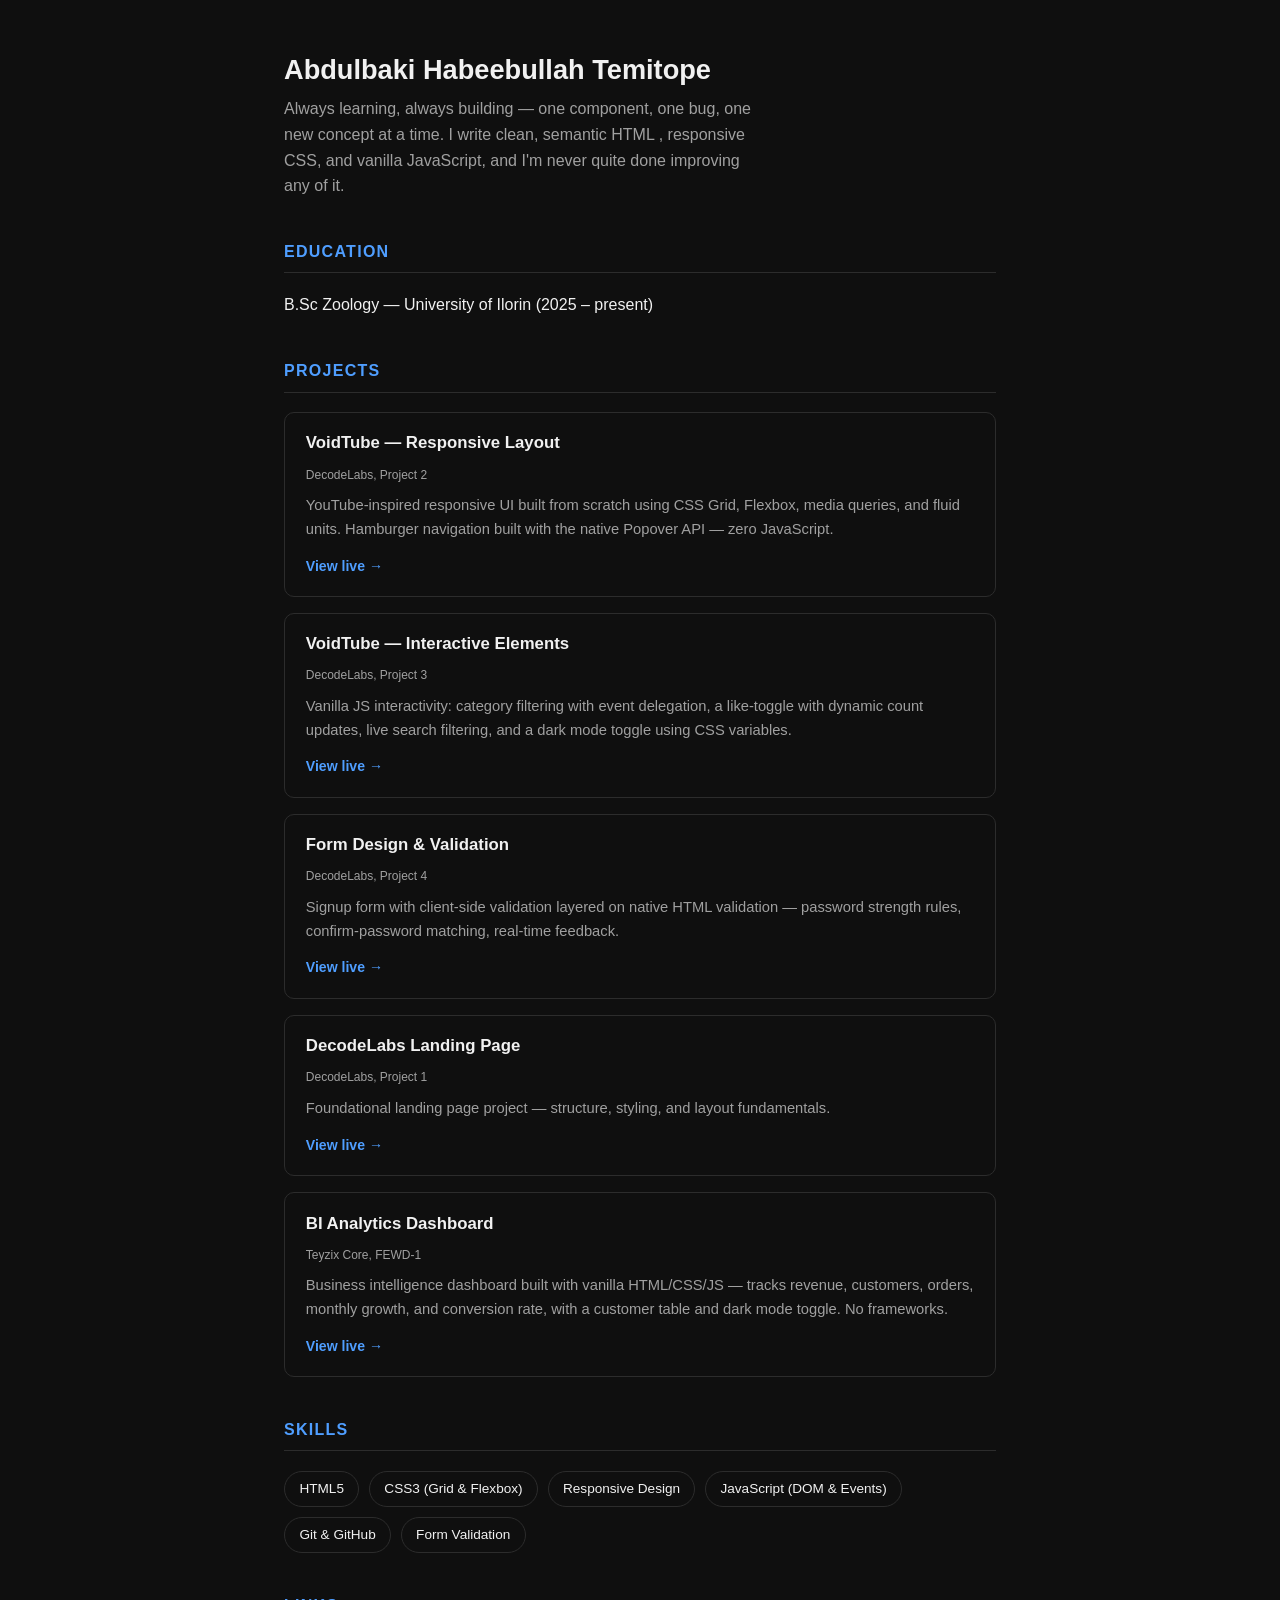
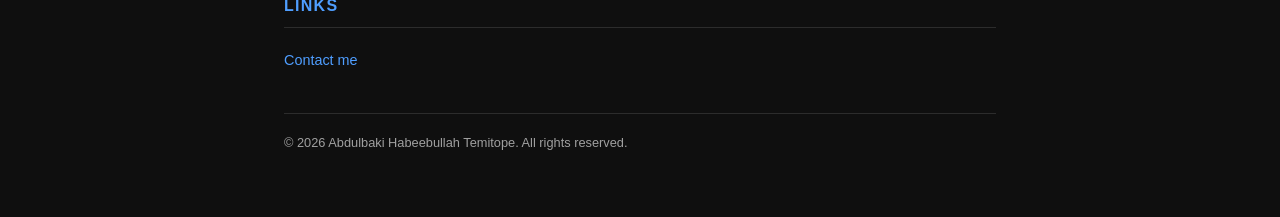
<file: index.html>
<!DOCTYPE html>
<html lang="en">
<head>
<meta charset="UTF-8">
<meta name="viewport" content="width=device-width, initial-scale=1.0">
<title>PORTFOLIO</title>
<link rel="stylesheet" href="index.css">
</head>
<body>

<div class="wrapper">

  <header class="profile">
    
    <div>
      <h1>Abdulbaki Habeebullah Temitope</h1>
      <p>Always learning, always building — one component, one bug, one new concept at a time. I write clean, semantic HTML
        , responsive CSS, and vanilla JavaScript, and I'm never quite done improving any of it.</p>
    </div>
  </header>

  <section>
    <h2>Education</h2>
    <p class="edu-item">B.Sc Zoology — University of Ilorin (2025 – present)</p>
  </section>

  <section>
    <h2>Projects</h2>

    <div class="project-card">
      <h3>VoidTube — Responsive Layout</h3>
      <span class="tag">DecodeLabs, Project 2</span>
      <p>YouTube-inspired responsive UI built from scratch using CSS Grid, Flexbox, media queries, and fluid units. Hamburger navigation built with the native Popover API — zero JavaScript.</p>
      <a href="https://void-innit.github.io/deocodelab2/labs2" target="_blank">View live →</a>
    </div>

    <div class="project-card">
      <h3>VoidTube — Interactive Elements</h3>
      <span class="tag">DecodeLabs, Project 3</span>
      <p>Vanilla JS interactivity: category filtering with event delegation, a like-toggle with dynamic count updates, live search filtering, and a dark mode toggle using CSS variables.</p>
      <a href="https://void-innit.github.io/decodelab3/labs3" target="_blank">View live →</a>
    </div>

    <div class="project-card">
      <h3>Form Design &amp; Validation</h3>
      <span class="tag">DecodeLabs, Project 4</span>
      <p>Signup form with client-side validation layered on native HTML validation — password strength rules, confirm-password matching, real-time feedback.</p>
      <a href="https://void-innit.github.io/decodelabproject4/labs4" target="_blank">View live →</a>
    </div>

    <div class="project-card">
      <h3>DecodeLabs Landing Page</h3>
      <span class="tag">DecodeLabs, Project 1</span>
      <p>Foundational landing page project — structure, styling, and layout fundamentals.</p>
      <a href="https://void-innit.github.io/decodelabproject1/labs" target="_blank">View live →</a>
    </div>

    
    <div class="project-card">
  <h3>BI Analytics Dashboard</h3>
  <span class="tag">Teyzix Core, FEWD-1</span>
  <p>Business intelligence dashboard built with vanilla HTML/CSS/JS — tracks revenue, customers, orders, monthly growth, and conversion rate, with a customer table and dark mode toggle. No frameworks.</p>
  <a href="https://void-innit.github.io/fewd/" target="_blank">View live →</a>
</div>
  </section>

  <section>
    <h2>Skills</h2>
    <ul class="skills-list">
      <li>HTML5</li>
      <li>CSS3 (Grid &amp; Flexbox)</li>
      <li>Responsive Design</li>
      <li>JavaScript (DOM &amp; Events)</li>
      <li>Git &amp; GitHub</li>
      <li>Form Validation</li>
    </ul>
  </section>

  <section>
    <h2>Links</h2>
    <ul class="link-list">
      <li><a href="contact.html">Contact me</a></li>
    </ul>
  </section>

  <footer>
    © 2026 Abdulbaki Habeebullah Temitope. All rights reserved.
  </footer>

</div>

</body>
</html>
</file>
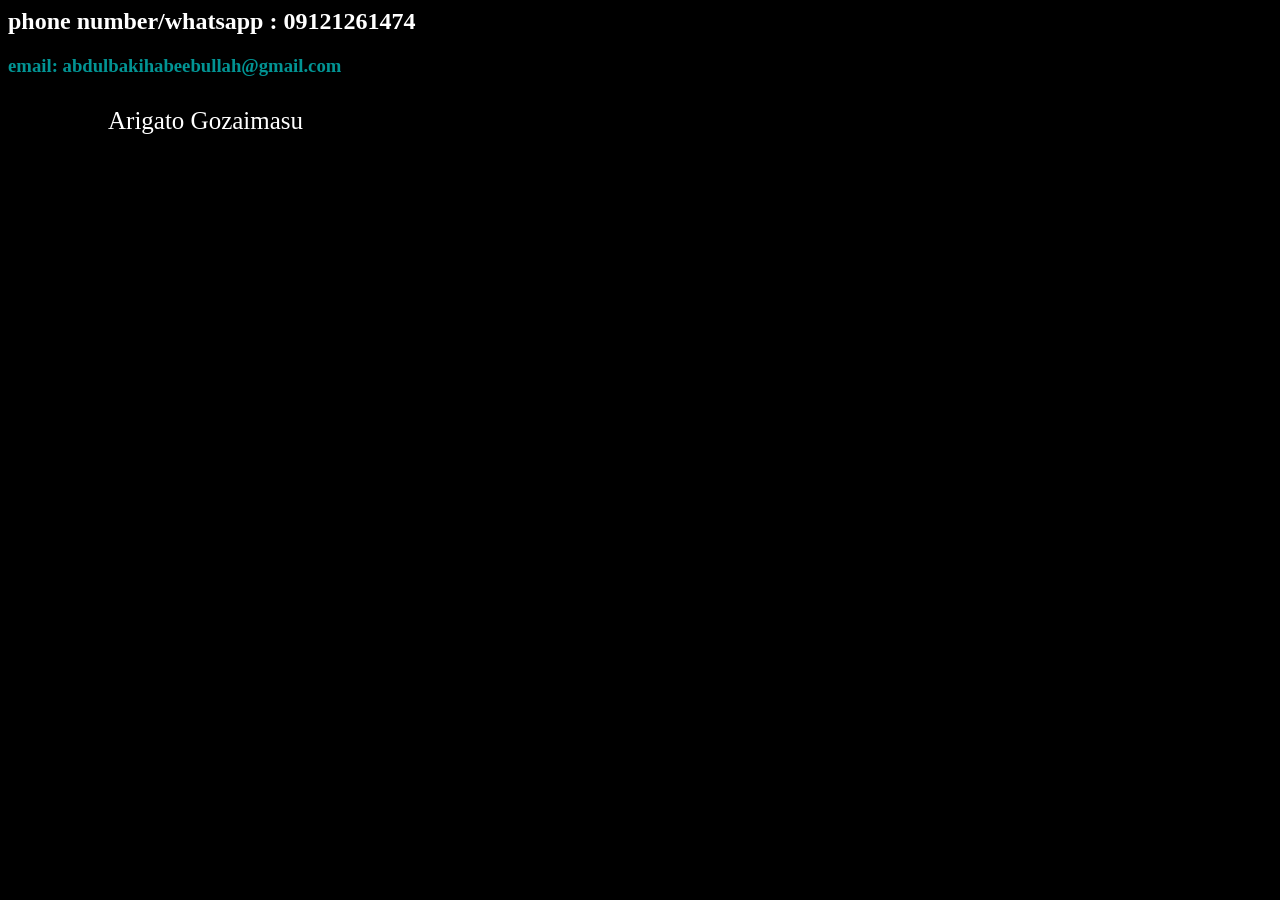
<file: contact.html>
<style>
  body{
    background-color: black;
  }
  p{
    margin: 30px 100px ;
    color: white;
    font-size: 25px; 
    display: flex;
    top: 500px;
    
    
  }
</style>
<body>
  
<h2 style="color: white;">phone number/whatsapp : 09121261474</h2>
<h3 style="color: rgb(2, 148, 148);">email: abdulbakihabeebullah@gmail.com</h3>
<p> Arigato Gozaimasu</p>

</body>
</file>
<file: index.css>
:root {
    --bg: 
    --surface: #1a1a1a;
    --text: ;
    --muted: #a0a0a0;
    --accent: #4f9eff;
    --border: #2c2c2c;
  }

  * { box-sizing: border-box; }

  body {
    margin: 0;
    font-family: 'Segoe UI', Roboto, Arial, sans-serif;
    background: #0f0f0f;;
    color: #f1f1f1;
    line-height: 1.6;
  }

  .wrapper {
    max-width: 760px;
    margin: 0 auto;
    padding: 3rem 1.5rem 4rem;
  }

  header.profile {
    display: flex;
    align-items: center;
    gap: 1.5rem;
    margin-bottom: 2.5rem;
    flex-wrap: wrap;
  }

  header.profile img {
    width: 96px;
    height: 96px;
    border-radius: 50%;
    object-fit: cover;
    border: 2px solid var(--border);
  }

  header.profile h1 {
    margin: 0 0 0.3rem;
    font-size: 1.7rem;
  }

  header.profile p {
    margin: 0;
    color: var(--muted);
    max-width: 480px;
  }

  section {
    margin-bottom: 2.5rem;
  }

  section h2 {
    font-size: 1rem;
    text-transform: uppercase;
    letter-spacing: 0.08em;
    color: var(--accent);
    border-bottom: 1px solid var(--border);
    padding-bottom: 0.5rem;
    margin-bottom: 1.2rem;
  }

  .project-card {
    background: var(--surface);
    border: 1px solid var(--border);
    border-radius: 10px;
    padding: 1.1rem 1.3rem;
    margin-bottom: 1rem;
  }

  .project-card h3 {
    margin: 0 0 0.2rem;
    font-size: 1.05rem;
  }

  .project-card .tag {
    display: inline-block;
    font-size: 0.75rem;
    color: var(--muted);
    margin-bottom: 0.6rem;
  }

  .project-card p {
    margin: 0 0 0.7rem;
    color: var(--muted);
    font-size: 0.92rem;
  }

  .project-card a {
    color: var(--accent);
    text-decoration: none;
    font-size: 0.88rem;
    font-weight: 600;
  }

  .project-card a:hover {
    text-decoration: underline;
  }

  .skills-list {
    display: flex;
    flex-wrap: wrap;
    gap: 0.6rem;
    list-style: none;
    padding: 0;
    margin: 0;
  }

  .skills-list li {
    background: var(--surface);
    border: 1px solid var(--border);
    padding: 0.4rem 0.9rem;
    border-radius: 999px;
    font-size: 0.85rem;
  }

  .edu-item, .link-list a {
    color: var(--text);
  }

  .link-list {
    list-style: none;
    padding: 0;
    display: flex;
    gap: 1.2rem;
  }

  .link-list a {
    color: var(--accent);
    text-decoration: none;
    font-size: 0.9rem;
  }

  .link-list a:hover {
    text-decoration: underline;
  }

  footer {
    color: var(--muted);
    font-size: 0.8rem;
    border-top: 1px solid var(--border);
    padding-top: 1.2rem;
    margin-top: 2rem;
  }
</file>
